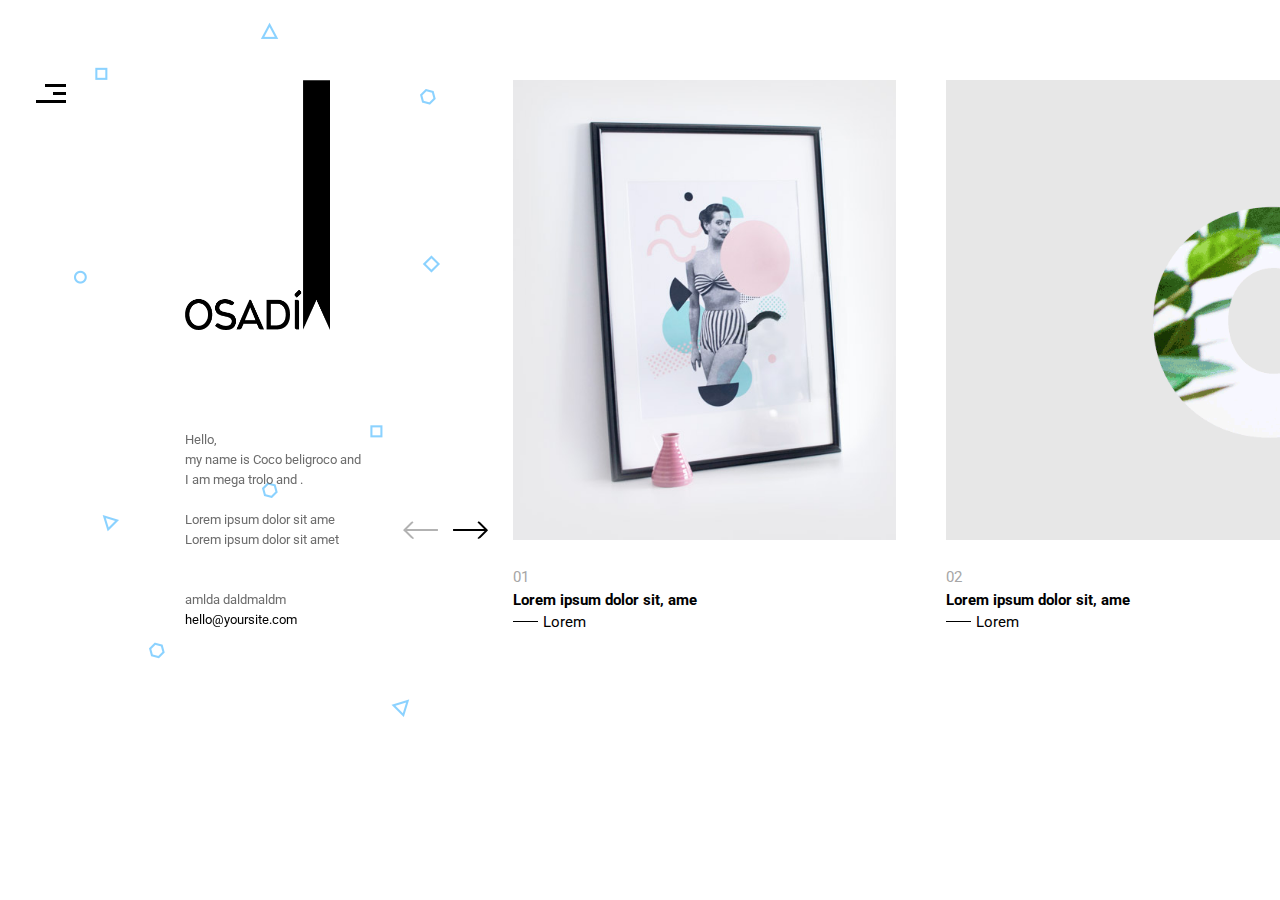
<file: index.html>
<!DOCTYPE HTML>
<html lang="en-US">

<head>
    <title>Osadia</title>
    <meta http-equiv="Content-Type" content="text/html; charset=UTF-8">
    <meta name="description" content="Template by Coco" />
    <meta name="keywords" content="HTML, CSS, JavaScript, PHP" />
    <meta name="author" content="Coco" />
    <meta name="viewport" content="width=device-width, initial-scale=1, maximum-scale=1">

    <link rel="shortcut icon" href="images/favicon.ico" />
    <link href='https://fonts.googleapis.com/css?family=Montserrat%7CRoboto:300,300i,400,700' rel='stylesheet'
        type='text/css'>
    <link rel="stylesheet" type="text/css" href='css/clear.css' />
    <link rel="stylesheet" type="text/css" href='css/common.css' />
    <link rel="stylesheet" type="text/css" href='css/font-awesome.min.css' />
    <link rel="stylesheet" type="text/css" href='css/flickity.min.css' />
    <link rel="stylesheet" type="text/css" href='css/sm-clean.css' />
    <link rel="stylesheet" type="text/css" href='style.css' />

    <!--[if lt IE 9]>
                <script src="js/html5.js"></script>            
                <script src="js/respond.min.js"></script>                   
        <![endif]-->

    <script async src="https://www.googletagmanager.com/gtag/js?id=UA-90924782-1"></script>
    <script>
        window.dataLayer = window.dataLayer || [];
        function gtag() { dataLayer.push(arguments); }
        gtag('js', new Date());
        gtag('config', 'UA-90924782-1', { 'anonymize_ip': true });
    </script>
</head>


<body class="home">

    <!-- Preloader Gif -->
    <div class="doc-loader"></div>

    <!-- Left Part Sidebar -->
    <div class="menu-left-part">
        <nav id="header-main-menu">
            <ul class="main-menu sm sm-clean">
                <li><a href="index.html">Home</a></li>
                <li><a href="single.html">Lorem</a></li>
                <li><a href="team.html">Lorem</a></li>
                <li><a href="blog.html">Lorem</a></li>
                <li><a href="single1.html">Lorem</a></li>
                <li><a href="single4.html">Lorem</a></li>
            </ul>
        </nav>
        <footer>
            <div class="footer-info">
                <p class="footer-social">
                    <a href="#"><span class="fa fa-facebook"></span></a>
                    <a href="#"><span class="fa fa-twitter"></span></a>
                    <a href="#"><span class="fa fa-behance"></span></a>
                </p>
                <p class="footer-text">© 2023 </p>
            </div>
        </footer>
    </div>

    <!-- Right Part Sidebar -->
    <div class="menu-right-part">
        <div class="toggle-holder">
            <div id="toggle">
                <div class="menu-line"></div>
            </div>
        </div>
    </div>


    <!-- Home Content -->
    <div id="content" class="site-content">

        <div class="content-left">
            <div class="content-left-holder">
                <div class="welcome-content">
                    <img class="welcome-image" src="images/background.png" alt="" />
                    <h1 class="site-logo">
                        <a href="index.html">
                            <img src="images/logo_2x.webp" alt="Ocularus">
                        </a>
                    </h1>
                    <div class="site-description">
                        Hello,<br>
                        my name is Coco beligroco and <br>
                        I am mega trolo and .
                        <br>
                        <br>
                        <p>
                            Lorem ipsum dolor sit ame<br>
                            Lorem ipsum dolor sit amet
                        </p>
                        <br>
                        <br>
                        <p>amlda daldmaldm</p>
                        <p>
                            <a href="mailto:hello@yoursite.com">hello@yoursite.com</a>
                        </p>
                    </div>
                </div>
            </div>
        </div>

        <div class="content-right">
            <div class="slider-wrapper">
                <div class="carousel-slider">
                    <div class="carousel">
                        <div class="carousel-cell">
                            <img src="images/img_01.jpg" alt="" />
                            <p class="post-num">01</p>
                            <h3 class="entry-title"><a href="single.html">Lorem ipsum dolor sit, ame</a></h3>
                            <p class="cat-links">Lorem</p>
                        </div>
                        <div class="carousel-cell">
                            <img src="images/animation.gif" alt="" />
                            <p class="post-num">02</p>
                            <h3 class="entry-title"><a href="single1.html">Lorem ipsum dolor sit, ame</a></h3>
                            <p class="cat-links">Lorem</p>
                        </div>
                        <div class="carousel-cell">
                            <img src="images/img_03.jpg" alt="" />
                            <p class="post-num">03</p>
                            <h3 class="entry-title"><a href="team.html">Lorem ipsum dolor sit, ame</a></h3>
                            <p class="cat-links">Lorem</p>
                        </div>
                        <div class="carousel-cell">
                            <img src="images/img_04.jpg" alt="" />
                            <p class="post-num">04</p>
                            <h3 class="entry-title"><a href="blog.html">Lorem ipsum dolor sit, ame</a></h3>
                            <p class="cat-links">Lorem</p>
                        </div>
                        <div class="carousel-cell">
                            <img src="images/img_05.jpg" alt="" />
                            <p class="post-num">05</p>
                            <h3 class="entry-title"><a href="single4.html">Lorem ipsum dolor sit, ame</a></h3>
                            <p class="cat-links">Lorem</p>
                        </div>
                    </div>
                </div>
            </div>
        </div>
        <div class="clear"></div>
    </div>

    <!--Load JavaScript-->
    <script type="text/javascript" src="js/jquery.js"></script>
    <script type='text/javascript' src='js/imagesloaded.pkgd.js'></script>
    <script type='text/javascript' src='js/isotope.pkgd.js'></script>
    <script type='text/javascript' src='js/jquery.smartmenus.min.js'></script>
    <script type='text/javascript' src='js/flickity.pkgd.min.js'></script>
    <script type='text/javascript' src='js/jquery.fitvids.js'></script>
    <script type='text/javascript' src='js/jquery.easing.1.3.js'></script>
    <script type='text/javascript' src='js/main.js'></script>
</body>

</html>
</file>
<file: css/clear.css>
html,
body,
div,
span,
object,
iframe,
h1,
h2,
h3,
h4,
h5,
h6,
p,
blockquote,
pre,
abbr,
address,
cite,
code,
del,
dfn,
em,
img,
ins,
kbd,
q,
samp,
small,
strong,
sub,
sup,
var,
b,
i,
ol,
ul,
li,
fieldset,
form,
label,
legend,
table,
caption,
tbody,
tfoot,
thead,
tr,
th,
td,
article,
aside,
canvas,
details,
figcaption,
figure,
footer,
header,
hgroup,
menu,
nav,
section,
summary,
time,
mark,
audio,
video {
  margin: 0;
  padding: 0;
  border: 0;
  outline: none;
  font-size: 100%;
  vertical-align: baseline;
  background: transparent;
}

body {
  line-height: 1;
}

article,
aside,
details,
figcaption,
figure,
footer,
header,
hgroup,
menu,
nav,
section {
  display: block;
}

nav ul,
ul,
ol {
  list-style: none;
}

blockquote,
q {
  quotes: none;
}

blockquote:before,
blockquote:after,
q:before,
q:after {
  content: "";
  content: none;
}

a {
  margin: 0;
  padding: 0;
  font-size: 100%;
  outline: none;
  vertical-align: baseline;
  background: transparent;
}

ins {
  background-color: #ff9;
  color: #000;
  text-decoration: none;
}

mark {
  background-color: #ff9;
  color: #000;
  font-style: italic;
  font-weight: bold;
}

del {
  text-decoration: line-through;
}

abbr[title],
dfn[title] {
  border-bottom: 1px dotted;
  cursor: help;
}

table {
  border-collapse: collapse;
  border-spacing: 0;
}

hr {
  display: block;
  height: 1px;
  border: 0;
  border-top: 1px solid #cccccc;
  margin: 1em 0;
  padding: 0;
}

input,
select {
  vertical-align: middle;
}

input:focus,
textarea:focus {
  outline: none;
}
</file>
<file: css/common.css>
.block {
  display: block;
}
.hidden {
  display: none;
}
.clear {
  clear: both;
}
.left {
  float: left;
}
.right {
  float: right;
}
.line-height {
  line-height: 0;
}
.clear-right {
  clear: right;
}
.clear-left {
  clear: left;
}
.center-relative {
  margin-left: auto;
  margin-right: auto;
}
.center-absolute {
  left: 50%;
}
.center-text {
  text-align: center !important;
}
.text-left {
  text-align: left;
}
.text-right {
  text-align: right;
}
.absolute {
  position: absolute;
}
.fixed {
  position: fixed;
}
.relative {
  position: relative;
}
.margin-0,
.margin-0 img {
  margin: 0 !important;
  line-height: 0;
}
.top-0 {
  margin-top: 0 !important;
}
.top-5 {
  margin-top: 5px !important;
}
.top-10 {
  margin-top: 10px;
}
.top-15 {
  margin-top: 15px;
}
.top-20 {
  margin-top: 20px;
}
.top-25 {
  margin-top: 25px;
}
.top-30 {
  margin-top: 30px;
}
.top-50 {
  margin-top: 50px;
}
.top-60 {
  margin-top: 60px;
}
.top-70 {
  margin-top: 70px;
}
.top-75 {
  margin-top: 75px;
}
.top-80 {
  margin-top: 80px;
}
.top-100 {
  margin-top: 100px;
}
.top-105 {
  margin-top: 105px;
}
.top-120 {
  margin-top: 120px;
}
.top-150 {
  margin-top: 150px;
}
.top-200 {
  margin-top: 200px;
}
.top-negative-30 {
  margin-top: -30px;
}
.left-35 {
  margin-left: 35px;
}
.right-35 {
  margin-right: 35px;
}
.bottom-0 {
  margin-bottom: 0 !important;
}
.bottom-10 {
  margin-bottom: 10px !important;
}
.bottom-20 {
  margin-bottom: 20px !important;
}
.bottom-25 {
  margin-bottom: 25px !important;
}
.bottom-30 {
  margin-bottom: 30px !important;
}
.bottom-50 {
  margin-bottom: 50px !important;
}
.bottom-100 {
  margin-bottom: 100px !important;
}
.bottom-150 {
  margin-bottom: 150px !important;
}
.bottom-200 {
  margin-bottom: 200px !important;
}
.width-25 {
  width: 25%;
}
.width-50 {
  width: 50%;
}
.width-75 {
  width: 75%;
}
.width-85 {
  width: 85%;
}
.width-100 {
  width: 100%;
}
.sticky {
  font-size: 100%;
}
blockquote {
  margin-top: 90px;
  margin-bottom: 50px;
  font-size: 25px;
  line-height: 35px;
  color: #96c1dc;
  font-weight: 300;
  font-style: italic;
  position: relative;
  z-index: 2;
}
blockquote.inline-blockquote {
  width: 250px;
  float: left;
  margin-right: 50px;
  margin-top: 70px;
}
blockquote p {
  position: relative;
  z-index: 2;
}
.wrap-blockquote {
  display: inline;
}
address {
  font-size: 32px;
  line-height: 50px;
  font-style: normal;
}
iframe {
  width: 100%;
}
a.button {
  display: inline-block;
  color: #f277ae;
  border: 1px solid #f277ae;
  text-align: center;
  padding-bottom: 15px;
  padding-top: 12px;
  padding-left: 50px;
  padding-right: 50px;
  cursor: pointer;
  margin-bottom: 25px;
  vertical-align: middle;
  text-decoration: none;
  border-radius: 50px;
  font-size: 22px;
  transition: all 0.2s linear;
}
a.button:active {
  position: relative;
  top: 1px;
}
a.button:hover {
  color: white;
  background-color: #f277ae;
}
h1,
h2,
h3,
h4,
h5,
h6 {
  padding: 20px 0;
  color: #000;
}
h1 {
  font-size: 38px;
  line-height: 38px;
}
h2 {
  font-size: 34px;
  line-height: 34px;
}
h3 {
  font-size: 32px;
  line-height: 32px;
}
h4 {
  font-size: 30px;
}
h5 {
  font-size: 28px;
}
h6 {
  font-size: 26px;
}
em {
  font-style: italic;
}
ol {
  list-style-type: decimal;
}
pre {
  word-wrap: break-word;
  white-space: pre-wrap;
}
table,
th,
td {
  border: 1px solid black;
  padding: 10px;
  vertical-align: middle;
}
sup {
  vertical-align: super;
  font-size: smaller;
}
sub {
  vertical-align: sub;
  font-size: smaller;
}
.single-content ol {
  display: block;
  list-style-type: decimal;
  margin: 0 0 14px 17px;
}
.single-content ul {
  display: block;
  list-style-type: disc;
  margin: 0 0 14px 17px;
}

/* COLUMNS */

.one,
.one_half,
.one_third,
.two_third,
.three_fourth,
.one_fourth {
  margin-right: 8%;
  float: left;
  position: relative;
  margin-bottom: 30px;
}
.last {
  margin-right: 0 !important;
  clear: right;
}
.one {
  float: none;
  display: block;
  clear: both;
  margin-right: 0;
}
.one_half {
  width: 46%;
}
.one_third {
  width: 28%;
}
.two_third {
  width: 64%;
}
.one_fourth {
  width: 19%;
}
.three_fourth {
  width: 73%;
}

/* MENU */

/* Mobile first layout SmartMenus Core CSS (it's not recommended editing these rules)
   You need this once per page no matter how many menu trees or different themes you use.
-------------------------------------------------------------------------------------------*/

.sm,
.sm ul,
.sm li {
  display: table;
  list-style: none;
  margin: 0;
  padding: 0;
  line-height: normal;
  direction: ltr;
  -webkit-tap-highlight-color: rgba(0, 0, 0, 0);
}
.sm-rtl,
.sm-rtl ul,
.sm-rtl li {
  direction: rtl;
  text-align: right;
}
.sm > li > h1,
.sm > li > h2,
.sm > li > h3,
.sm > li > h4,
.sm > li > h5,
.sm > li > h6 {
  margin: 0;
  padding: 0;
}
.sm ul {
  display: none;
}
.sm li,
.sm a {
  position: relative;
}
.sm a {
  display: block;
}
.sm a.disabled {
  cursor: not-allowed;
}
.sm:after {
  content: "\00a0";
  display: block;
  height: 0;
  font: 0px/0 serif;
  clear: both;
  visibility: hidden;
  overflow: hidden;
}
.sm,
.sm *,
.sm *:before,
.sm *:after {
  -moz-box-sizing: border-box;
  -webkit-box-sizing: border-box;
  box-sizing: border-box;
}

/* WP DEFAULT CLASSES */

.alignnone {
  margin: 5px 20px 20px 0;
}

.aligncenter,
div.aligncenter {
  display: block;
  margin: 5px auto 5px auto;
}

.alignright {
  float: right;
  margin: 5px 0 20px 20px;
}

.alignleft {
  float: left;
  margin: 5px 20px 20px 0;
}

.aligncenter {
  display: block;
  margin: 5px auto 5px auto;
}

a img.alignright {
  float: right;
  margin: 5px 0 20px 20px;
}

a img.alignnone {
  margin: 20px 0px;
}

a img.alignleft {
  float: left;
  margin: 5px 20px 20px 0;
}

a img.aligncenter {
  display: block;
  margin-left: auto;
  margin-right: auto;
}

.wp-caption {
  max-width: 100%;
}

.wp-caption.alignnone {
  margin: 20px 0px;
}

.wp-caption.alignleft {
  margin: 5px 20px 20px 0;
  text-align: left;
}

.wp-caption.alignright {
  margin: 5px 0 20px 20px;
  text-align: right;
}

.wp-caption img {
  width: auto;
  height: auto;
  max-width: 100%;
  max-height: 100%;
}

.wp-caption .wp-caption-text {
  font-size: 14px;
  line-height: 17px;
  margin: 0;
  padding: 0 4px 5px;
  font-style: italic;
  text-align: center;
}

.wp-caption .wp-caption-text a {
  font-weight: 700;
}

.gallery-caption {
  font-size: 100%;
}

.bypostauthor {
  font-size: 100%;
}

/* Text meant only for screen readers. */
.screen-reader-text {
  clip: rect(1px, 1px, 1px, 1px);
  position: absolute !important;
  height: 1px;
  width: 1px;
  overflow: hidden;
}

.screen-reader-text:focus {
  background-color: #f1f1f1;
  border-radius: 3px;
  box-shadow: 0 0 2px 2px rgba(0, 0, 0, 0.6);
  clip: auto !important;
  color: #21759b;
  display: block;
  font-size: 14px;
  font-size: 0.875rem;
  font-weight: bold;
  height: auto;
  left: 5px;
  line-height: normal;
  padding: 15px 23px 14px;
  text-decoration: none;
  top: 5px;
  width: auto;
  z-index: 100000; /* Above WP toolbar. */
}
</file>
<file: css/sm-clean.css>
.sm-clean {
  background: #eeeeee;
  -webkit-border-radius: 5px;
  -moz-border-radius: 5px;
  -ms-border-radius: 5px;
  -o-border-radius: 5px;
  border-radius: 5px;
}
.sm-clean a,
.sm-clean a:hover,
.sm-clean a:focus,
.sm-clean a:active {
  padding: 13px 20px;
  /* make room for the toggle button (sub indicator) */
  padding-right: 58px;
  font-size: 18px;
  font-weight: normal;
  line-height: 24px;
  text-decoration: none;
}
.sm-clean a.disabled {
  color: #bbbbbb;
}
.sm-clean a span.sub-arrow {
  position: absolute;
  top: 50%;
  margin-top: -17px;
  left: auto;
  right: -45px;
  width: 34px;
  height: 34px;
  overflow: hidden;
  font: bold 16px/34px monospace !important;
  text-align: center;
  text-shadow: none;
  -webkit-border-radius: 5px;
  -moz-border-radius: 5px;
  -ms-border-radius: 5px;
  -o-border-radius: 5px;
  border-radius: 5px;
}
.sm-clean a.highlighted span.sub-arrow:before {
  display: block;
  content: "-";
}
.sm-clean > li:first-child > a,
.sm-clean > li:first-child > :not(ul) a {
  -webkit-border-radius: 5px 5px 0 0;
  -moz-border-radius: 5px 5px 0 0;
  -ms-border-radius: 5px 5px 0 0;
  -o-border-radius: 5px 5px 0 0;
  border-radius: 5px 5px 0 0;
}
.sm-clean > li:last-child > a,
.sm-clean > li:last-child > *:not(ul) a,
.sm-clean > li:last-child > ul,
.sm-clean > li:last-child > ul > li:last-child > a,
.sm-clean > li:last-child > ul > li:last-child > *:not(ul) a,
.sm-clean > li:last-child > ul > li:last-child > ul,
.sm-clean > li:last-child > ul > li:last-child > ul > li:last-child > a,
.sm-clean
  > li:last-child
  > ul
  > li:last-child
  > ul
  > li:last-child
  > *:not(ul)
  a,
.sm-clean > li:last-child > ul > li:last-child > ul > li:last-child > ul,
.sm-clean
  > li:last-child
  > ul
  > li:last-child
  > ul
  > li:last-child
  > ul
  > li:last-child
  > a,
.sm-clean
  > li:last-child
  > ul
  > li:last-child
  > ul
  > li:last-child
  > ul
  > li:last-child
  > *:not(ul)
  a,
.sm-clean
  > li:last-child
  > ul
  > li:last-child
  > ul
  > li:last-child
  > ul
  > li:last-child
  > ul,
.sm-clean
  > li:last-child
  > ul
  > li:last-child
  > ul
  > li:last-child
  > ul
  > li:last-child
  > ul
  > li:last-child
  > a,
.sm-clean
  > li:last-child
  > ul
  > li:last-child
  > ul
  > li:last-child
  > ul
  > li:last-child
  > ul
  > li:last-child
  > *:not(ul)
  a,
.sm-clean
  > li:last-child
  > ul
  > li:last-child
  > ul
  > li:last-child
  > ul
  > li:last-child
  > ul
  > li:last-child
  > ul {
  -webkit-border-radius: 0 0 5px 5px;
  -moz-border-radius: 0 0 5px 5px;
  -ms-border-radius: 0 0 5px 5px;
  -o-border-radius: 0 0 5px 5px;
  border-radius: 0 0 5px 5px;
}
.sm-clean > li:last-child > a.highlighted,
.sm-clean > li:last-child > *:not(ul) a.highlighted,
.sm-clean > li:last-child > ul > li:last-child > a.highlighted,
.sm-clean > li:last-child > ul > li:last-child > *:not(ul) a.highlighted,
.sm-clean
  > li:last-child
  > ul
  > li:last-child
  > ul
  > li:last-child
  > a.highlighted,
.sm-clean
  > li:last-child
  > ul
  > li:last-child
  > ul
  > li:last-child
  > *:not(ul)
  a.highlighted,
.sm-clean
  > li:last-child
  > ul
  > li:last-child
  > ul
  > li:last-child
  > ul
  > li:last-child
  > a.highlighted,
.sm-clean
  > li:last-child
  > ul
  > li:last-child
  > ul
  > li:last-child
  > ul
  > li:last-child
  > *:not(ul)
  a.highlighted,
.sm-clean
  > li:last-child
  > ul
  > li:last-child
  > ul
  > li:last-child
  > ul
  > li:last-child
  > ul
  > li:last-child
  > a.highlighted,
.sm-clean
  > li:last-child
  > ul
  > li:last-child
  > ul
  > li:last-child
  > ul
  > li:last-child
  > ul
  > li:last-child
  > *:not(ul)
  a.highlighted {
  -webkit-border-radius: 0;
  -moz-border-radius: 0;
  -ms-border-radius: 0;
  -o-border-radius: 0;
  border-radius: 0;
}
.sm-clean > li:first-child {
  border-top: 0;
}
.sm-clean ul {
  padding-left: 35px;
}
.sm-clean ul a,
.sm-clean ul a:hover,
.sm-clean ul a:focus,
.sm-clean ul a:active {
  font-size: 16px;
}
.sm-clean ul ul ul a,
.sm-clean ul ul ul a:hover,
.sm-clean ul ul ul a:focus,
.sm-clean ul ul ul a:active {
  border-left: 24px solid transparent;
}
.sm-clean ul ul ul ul a,
.sm-clean ul ul ul ul a:hover,
.sm-clean ul ul ul ul a:focus,
.sm-clean ul ul ul ul a:active {
  border-left: 32px solid transparent;
}
.sm-clean ul ul ul ul ul a,
.sm-clean ul ul ul ul ul a:hover,
.sm-clean ul ul ul ul ul a:focus,
.sm-clean ul ul ul ul ul a:active {
  border-left: 40px solid transparent;
}

.main-menu ul {
  width: 12em; /* fixed width only please - you can use the "subMenusMinWidth"/"subMenusMaxWidth" script options to override this if you like */
}

.sm-clean a,
.sm-clean a:hover,
.sm-clean a:focus,
.sm-clean a:active {
  padding-right: 0;
  padding-left: 0;
}

a.has-submenu {
  display: inline-block;
}
</file>
<file: style.css>
/*------------------------------------------------------------------

1. Global CSS        	
2. Menu CSS
3. Home Page (index.html) CSS
4. About Page CSS
5. Blog Page CSS
6. Single Post (single.html) CSS
7. Portfolio Page CSS
8. Portfolio Single Post (single-portfolio.html) CSS       
9. Contact Page CSS
10. Footer CSS
11. Responsive CSS
-------------------------------------------------------------------*/


/* ===================================
    1. Global CSS
====================================== */

body
{
    font-family: 'Roboto', sans-serif;
    font-size: 15px; 	
    line-height: 25px;
    font-weight: 400;	    
    color: #6c6c6c;
    background-color: #fff;
    overflow-x: hidden;
}

body a
{
    text-decoration: none;
    color: #000000;    
    transition: color .2s linear, background-color .2s linear, border-color .2s linear;
}

body a:hover
{
    color: #acacac;
}

body img
{
    max-width: 100%;
    max-height: 100%;
    width: auto;
    height: auto;
    display: block;
}

::-moz-selection 
{ 
    background-color: #fef271; 
}

::selection 
{ 
    background-color: #fef271; 
}

.doc-loader 
{
    position: fixed;
    left: 0px;
    top: 0px;
    width: 100%;
    height: 100%;
    z-index: 99999;	
    background-color: #fff;
}

.site-content
{
    width: calc(100% - 100px);
    margin-top: 160px;
    margin-left: 100px;
    padding-bottom: 100px;
    position: relative;
    transition: margin .3s .4s cubic-bezier(0.22, 0.61, 0.36, 1);
}

.open .site-content 
{
    margin-left: 650px;
}

.done .site-content 
{
    transition-delay: 0s !important;
}

.content-left
{
    float: left;
    width: 30%;
    position: relative;
}

.content-left-holder
{
    position: fixed;    
}

.content-right
{
    float: right;
    width: 70%;    
    position: relative;
}

.content-right-holder
{
    width: 700px;    
    max-width: 95%;
}

.welcome-content
{
    width: 200px;   
    padding-left: 85px;
    position: relative;
}

.welcome-image
{
    position: absolute;
    top: -120px;
    left: -30px;
    z-index: -1;
    max-width: none;
    max-height: none;
    transition: all 0s ease;
}

.site-logo
{
    padding: 0;
}

.site-logo img
{
    width: 145px;
    height: 250px;
    margin-bottom: 100px;    
}

.site-description
{
    font-size: 13px;
    line-height: 20px;
}

.page h1.entry-title
{    
    font-family: 'Montserrat', sans-serif, Arial;
    font-size: 24px;
    line-height: 38px;
    padding: 0;
}


/* ===================================
    2. Menu CSS
====================================== */

#header-main-menu
{
    font-family: 'Montserrat', sans-serif, Arial;
    padding-left: 50px;
    padding-top: 150px;    
}

.main-menu.sm-clean
{
    background-color: transparent;
    display: inline-block;
}

.sm-clean a
{
    position: relative;
}

.sm-clean a, .sm-clean a:hover, .sm-clean a:focus, .sm-clean a:active      
{    
    color: #ffffff;
    padding: 5px 0;
    font-size: 30px;
    line-height: 40px;
    font-weight: 700;
}

.sm-clean a:after {
    content: '';
    display: block;
    width: 0;
    height: 6px;
    background-color: #8bd2ff;
    transition: width .3s;
    position: absolute;
    left: 0;
    bottom: 12px;
    z-index: -1;
}

.main-menu.sm-clean .sub-menu li a:after
{
    height: 3px;
    bottom: 20px;
}

.sm-clean a.current:after, .sm-clean a:hover:after, .sm-clean a:focus:after, .sm-clean a:active:after, 
.sm-clean a.highlighted:after, .sm-clean ul a:hover:after, .sm-clean ul a:focus:after, 
.sm-clean ul a:active:after, .sm-clean ul a.highlighted:after
{
    width: 100%;
}

.sm-clean a span.sub-arrow
{
    color: #8bd2ff;
}

.main-menu.sm-clean .sub-menu li a
{
    color: #848484;
    text-transform: uppercase;
    font-size: 14px;
}

.menu-left-part
{
    width: 450px;
    position: fixed;
    background-color: #000;
    height: 100%;
    overflow-y: auto;
    overflow-x: hidden;
    z-index: 998;
    top: 0;
    left: -550px;
    transition: .3s .4s left cubic-bezier(0.22, 0.61, 0.36, 1);
    padding-left: 100px;
    background-image: url(images/background_02.png);
    background-repeat: no-repeat;
    background-position: top center;
}

.menu-left-part.open
{
    left: 0;          
}

.menu-left-part.done
{
    transition-delay: 0s !important;
}

.menu-right-part
{
    position: fixed;
    width: 100px;
    left: 0px;
    top: 0;
    z-index: 999;
    transition: 0.2s left cubic-bezier(0.22, 0.61, 0.36, 1), 0s 0.2s background linear;
}

.menu-right-part.open
{             
    left: -100px; 
}

.menu-right-part.open a
{
    color: black;
}

.menu-right-part.open.done
{             
    left: 0; 
}

.menu-right-part.done
{
    left: -100px;
}

.logo-holder
{
    line-height: 0;
    font-size: 0;
}

.logo-holder img
{
    max-width: 100%;
    max-height: 100%;
    width: 100%;
    height: auto;
}

#toggle
{
    height: 60px;
    padding: 20px 0;
    position: relative;
    margin-top: 122px;
    transition: margin-top .3s .4s ease;
}

#toggle:hover
{
    cursor: pointer;
}

#toggle:before, #toggle:after
{
    content: '';
    height: 3px;
    width: 30px;
    background: #000000;
    left: 36px;
    position: absolute;
    -webkit-transform-origin: 50% 50%;
    transform-origin: 50% 50%;
    -webkit-transition: -webkit-transform 0.25s;
    -webkit-transition: all 0.25s;
    transition: all 0.25s;
    top: 48px;
}

#toggle:before
{
    -webkit-transform: translate3d(0, -8px, 0);
    transform: translate3d(0, -8px, 0px);
    width: 21px;
    margin-left: 9px;
}

#toggle:hover:before
{
    margin-left: 0;
}

#toggle.on:before
{
    -webkit-transform: rotate3d(0, 0, 1, 45deg) translate3d(0, 0, 0);
    transform: rotate3d(0, 0, 1, 45deg) translate3d(0, 0, 0);   
    background-color: #fff;
    margin-left: 0;
    width: 26px;
}

#toggle.on:after
{
    -webkit-transform: rotate3d(0, 0, 1, -45deg);
    transform: rotate3d(0, 0, 1, -45deg);
    background-color: #fff;
    width: 26px;
}

#toggle:after
{
    -webkit-transform: translate3d(0, 8px, 0);
    transform: translate3d(0, 8px, 0);
}

#toggle .menu-line
{
    width: 13px;
    height: 3px;
    background: #000000;
    left: 36px;
    position: absolute;
    -webkit-transition: all 0.25s;
    transition: all 0.25s;
    top: 48px;
    margin-left: 17px;
}

#toggle:hover .menu-line
{
    margin-left: 0;
}

#toggle.on .menu-line
{
    opacity: 0;
}



/* ===================================
    3. Home Page (index.html) CSS
====================================== */

.carousel-cell 
{
    margin-right: 50px;
}

.carousel-cell .post-num 
{
    color: #a6a6a6;
    padding-top: 25px;
}

.carousel-cell h3.entry-title 
{
    font-family: 'Roboto', sans-serif;
    font-size: 15px;
    line-height: 20px;
    padding: 0;
    font-weight: 700;    
}

.carousel-cell .cat-links 
{
    color: #000000;
}

.carousel-cell .cat-links:before 
{
    content: "";
    display: inline-block;
    width: 25px;
    height: 1px;
    background-color: #000;
    vertical-align: 5px;
    margin-right: 5px;
}

.flickity-prev-next-button.next
{
    background-image: url('images/arrow_right@2x.png');
    background-size: 35px 20px;
    width: 35px;
    height: 20px;
    transition: transform .3s ease;
}

.flickity-prev-next-button.previous
{
    background-image: url('images/arrow_left@2x.png');
    background-size: 35px 20px;
    width: 35px;
    height: 20px;
    transition: transform .3s ease;
}

.flickity-prev-next-button.next:hover 
{
    transform: translateX(10px);
}

.flickity-prev-next-button.previous:hover 
{
    transform: translateX(-10px);
}

.carousel-slider img
{    
    max-width: none;
    max-height: none;
}

.flickity-prev-next-button.next
{
    right: auto;
    left: -60px;
    z-index: 2;
    bottom: 95px;
    top: auto;
}

.flickity-prev-next-button.previous
{
    right: auto;
    left: -110px;
    z-index: 2;
    bottom: 95px;
    top: auto;
}

.flickity-prev-next-button
{
    background-color: transparent !important;
}

.flickity-prev-next-button:focus 
{
    outline: none;
    box-shadow: none;
}

.flickity-prev-next-button svg
{
    display: none !important;
}

/* ===================================
    4. About Page CSS
====================================== */

.header-page-content
{
    padding-bottom: 50px;
}

h3.about-name
{
    font-family: 'Montserrat', sans-serif, Arial;
    font-size: 24px;
    line-height: 38px;
    padding: 0;
}

.about-position
{
    letter-spacing: 4px;
}

.progress_bar 
{
    margin-bottom: 15px;
}

.progress_bar_field_holder 
{
    height: 4px;
    position: relative;
    width: 100%;
    vertical-align: middle;
    overflow: hidden;
    background-color: #d5d5d5;
    max-width: 500px;
}

.progress_bar_title
{
    font-family: "Montserrat", sans-serif;
    font-weight: 700;
    font-size: 12px;
    line-height: 22px;
    color: #000;
}

.progress_bar_field_perecent 
{
    height: 100%;
    position: absolute;
    top: 0;
    left: 0;
    background-color: #000;
}

ul.services-list li:after       
{   
    content: "";
    display: block;
    clear: both;
    margin-bottom: 60px;
}

.services-wrapper
{
    float: left;
    width: 46%;
    text-align: right;
}

.service-info
{
    display: inline-block;
    vertical-align: top;
    width: 140px;
}

.service-title
{
    display: block;
    font-size: 11px;
    line-height: 17px;    
    color: #000;
    padding-bottom: 10px;
}

.services-content
{
    font-size: 14px;
    line-height: 28px;    
    float: right;
    width: 46%;
}

.services-role
{
    color: #000;
    font-size: 34px;
    line-height: 34px;    
    font-weight: 700;
}

.services-line
{
    width: 40px;
    border-top: 5px solid #000;
    margin-right: 0;
    margin-left: auto;
}


/* ===================================
    5. Blog Page CSS
====================================== */

.blog-item-holder 
{
    padding-bottom: 100px;
}

.blog-item-holder:last-child
{
    padding-bottom: 0;
}

.blog-item-holder h2.entry-title 
{
    font-family: 'Montserrat', sans-serif, Arial;
    font-size: 32px;
    line-height: 38px;
    font-weight: 700;
}

.blog-item-holder .item-text
{        
    position: relative;
    margin-top: -135px;
}

.blog-item-holder .item-info 
{
    background-color: #fff;
    padding: 15px 0 10px 35px;
    width: 285px;
}

.item-info:after 
{
    content: "";
    clear: both;
    display: block;
}

.blog-item-holder .item-info-left 
{
    width: 50%;
    float: left;
}

.blog-item-holder .item-info-right 
{
    width: 50%;
    float: right;
}

.blog-item-holder .item-info-left ul:first-of-type, .blog-item-holder .item-info-right ul:first-of-type
{
    padding-bottom: 20px;
}

.item-info-title 
{
    color: #000;
    font-weight: 700;
    margin-bottom: -5px;
}

.read-more
{
    position: relative;
    display: inline-block;
    font-weight: 700;
    padding-top: 20px;
}

a.read-more:after 
{
    content: '';
    display: block;
    width: 0;
    height: 4px;
    background-color: #8bd2ff;
    transition: width .3s;
    position: absolute;
    left: 0;
    bottom: 6px;
    z-index: -1;
}

a.read-more:hover 
{
    color: #000;
}

a.read-more:hover:after 
{
    width: 100%;
}


/* ===================================
    6. Single Post (single.html) CSS
====================================== */

.single .entry-holder 
{
    float: right;
    width: calc(100% - 200px);
}

.single-post h1.entry-title
{
    font-family: 'Montserrat', sans-serif, Arial;
    margin-bottom: 30px;
    -ms-word-wrap: break-word;
    word-wrap: break-word;
    font-size: 32px;
    line-height: 38px;
}

.post-info
{
    float: left;
    width: 100px;
    padding-right: 100px;
}

.post-info .post-num
{
    font-size: 80px;
    line-height: 100%;
    margin-top: 20px;
    color: #000;
}

.post-info .post-num span 
{
    letter-spacing: -25px;
}

.post-info .post-num .separator
{
    color: #dbdbdb;
    vertical-align: -20px;
    font-size: 50px;
}

.post-info .post-num .total-posts 
{
    color: #dbdbdb;
    vertical-align: -40px;
    margin-left: 0px;
    font-size: 50px;
}

.single-post .item-info-text
{
    padding-bottom: 25px;
}



/* ===================================
    7. Portfolio Page CSS
====================================== */

.category-filter 
{
    position: absolute;
    right: 15px;
    top: -20px;
    z-index: 5;
    width: 25px;
    height: 15px;
    cursor: pointer;
}

.category-filter-icon 
{
    width: 20px;
    height: 3px;
    background-color: #000;
    float: right;
    transition: width .3s ease;
}

.category-filter:hover .category-filter-icon
{
    width: 24px;
}

.category-filter-icon:after 
{
    content: "";
    display: block;
    width: 10px;
    height: 3px;
    background-color: #000;
    transform: translate(-5px,8px);
    transition: transform .3s ease;
}

.category-filter:hover .category-filter-icon:after
{
    transform: translate(4px,8px);
}

.category-filter-icon:before 
{
    content: "";
    display: block;
    width: 10px;
    height: 3px;
    background-color: #000;
    transform: translate(10px,11px);
    transition: transform .3s ease;
}

.category-filter:hover .category-filter-icon:before
{
    transform: translate(14px,11px);
}

.category-filter-list 
{
    background-color: #000;
    padding: 24px 20px;
    width: 110px;
    display: none;
    position: absolute;
    right: 15px;
    top: 15px;
    font-size: 13px;
    line-height: 22px;
    color: #fff;
    z-index: 99;
    cursor: pointer;
}

.category-filter-list .button.is-checked
{
    color: #8bd2ff;
}

.isotope.no-transition,
.isotope.no-transition .isotope-item,
.isotope .isotope-item.no-transition 
{
    -webkit-transition-duration: 0s;
    -moz-transition-duration: 0s;
    -ms-transition-duration: 0s;
    -o-transition-duration: 0s;
    transition-duration: 0s;
}

.portfolio-wrapper 
{
    width: 1200px;
    max-width: 100%;
    margin: 0 auto;
    position: relative;
}

.grid 
{
    width: 1200px;
    max-width: 100%;
    margin: 0 auto;    
    position: relative;
    display: block;
    overflow: hidden;
}

.grid-item 
{
    float: left;
    font-size: 0;
    line-height: 0;
    box-sizing:border-box;
    -moz-box-sizing:border-box;
    -webkit-box-sizing:border-box;
    border: 15px solid white;
    overflow: hidden;
}

.grid-item img 
{
    display: block;
    width: 100%;
    height: auto;
    max-height: none;
    max-width: none;
    border-radius: 2px;
    transition: transform .3s ease;
}

.grid-item a:first-of-type:hover img
{
    transform: translateY(20px);
}

.grid-sizer, .grid-item 
{    
    width: 33.333%;
    width: calc(100%/3);
}

.grid-item.p_two_third
{ 
    width: 66.666%;
    width: calc(100%/3*2);
}

.grid-item.p_one
{
    width: 100%;
}

.portfolio-text-holder
{
    position: absolute;
    left: 0;
    bottom: 0;
    z-index: 1;
    font-size: 20px;
    background-color: white;    
    padding: 20px;
    transform: translateY(100%);
    transition: transform .3s ease;
}

.grid-item a:first-of-type:hover .portfolio-text-holder 
{
    transform: translateY(0);
}

.portfolio-text
{
    font-size: 15px;
    line-height: 20px;
    font-weight: 700;
}
.grid-item a:hover
{
    color: #000;
}

.portfolio-cat
{
    line-height: 25px;
    font-size: 12px;
    color: #000;
}

.portfolio-cat:before 
{
    content: "";
    display: inline-block;
    width: 25px;
    height: 1px;
    background-color: #000;
    vertical-align: 4px;
    margin-right: 5px;
}


/* ===================================
    8. Portfolio Single Post (single-portfolio.html) CSS
====================================== */

.single-portfolio h1.entry-title 
{
    font-size: 24px;
    line-height: 38px;
    padding-top: 0;
}

.single-nav 
{
    padding-bottom: 60px;
    padding-top: 10px;
}

.single .nav-previous 
{
    float: left;
}

.single .nav-previous a img
{
    transition: transform .3s ease;
    width: 35px;
    height: 20px;
}

.single .nav-previous a img:hover
{
    transform: translate(-10px);
}

.single .nav-next 
{
    float: left;
    margin-left: 30px;
}

.single .nav-next a img
{
    transition: transform .3s ease;
    width: 35px;
    height: 20px;
}

.single .nav-next a img:hover
{
    transform: translate(10px);
}

.single-portfolio .item-info-text 
{
    padding-bottom: 25px;
}

.single-portfolio .single-nav.mob
{
    display: none;
    text-align: center;
}



/* ===================================
    9. Contact Page CSS
====================================== */

.contact-form
{
    max-width: 500px;
    margin: 0 auto;
}

.contact-form input[type=text], .contact-form input[type=email], .contact-form textarea
{
    border: 0;
    border-bottom: 2px solid;
    padding-top: 13px;
    padding-bottom: 13px;
    margin: 20px 0;
    height: 28px;
    font-size: 15px;
    font-family: 'Roboto', sans-serif;
    width: 100%;
    line-height: 25px;
}

.contact-form input[name="your-name"]
{
    margin-top: 0;
    padding-top: 0;
}

.contact-form textarea
{
    height: 150px;
}

.contact-form input[type=submit]
{	
    display: inline-block;
    border: 2px solid;
    text-align: center;
    padding: 20px 0px;
    cursor: pointer;
    margin-bottom: 25px;
    vertical-align: middle;
    text-decoration: none;
    background: transparent;
    font-family: 'Roboto', sans-serif;
    font-weight: 700;
    width: 100%;
    font-size: 15px;
    transition: color .2s ease, background-color .2s ease, border-color .2s ease;
}
.contact-form input[type=submit]:hover
{
    color: #0697ae;
}

.contact-form input[type=text]::-webkit-input-placeholder, .contact-form input[type=email]::-webkit-input-placeholder, .contact-form textarea::-webkit-input-placeholder
{
    font-family: 'Roboto', sans-serif;
    color: #404040;
    font-weight: 400;
    font-size: 15px;
    line-height: 25px;    
}
.contact-form input[type=text]::-moz-placeholder, .contact-form input[type=email]::-moz-placeholder, .contact-form textarea::-moz-placeholder
{
    font-family: 'Roboto', sans-serif;
    color: #404040;
    font-weight: 400;
    font-size: 15px;
    line-height: 25px;
    opacity: 1;    
}
.contact-form input[type=text]:-ms-input-placeholder, .contact-form input[type=email]:-ms-input-placeholder, .contact-form textarea:-ms-input-placeholder
{
    font-family: 'Roboto', sans-serif;
    color: #404040;
    font-weight: 400;
    font-size: 15px;
    line-height: 25px;    
}
.contact-form input[type=text]:-moz-placeholder, .contact-form input[type=email]:-moz-placeholder, .contact-form textarea:-moz-placeholder
{
    font-family: 'Roboto', sans-serif;
    color: #404040;
    font-weight: 400;
    font-size: 15px;
    line-height: 25px;
    opacity: 1;    
}



/* ===================================
    10. Footer CSS
====================================== */

.footer-info
{
    margin-top: 100px;
    padding-left: 50px;
    padding-right: 30px;
    color: #494949;
    font-size: 12px;
    line-height: 25px;
}

.footer-info a
{
    color: #494949;
}

.footer-social a 
{
    font-size: 19px;
    color: #fff;
    margin-left: 84px;
}

.footer-social a:first-child 
{
    margin-left: 0;
}

.footer-text 
{
    margin-top: 10px;
}


/* ===================================
    11. Responsive CSS
====================================== */

@media screen and (max-width: 1440px) {

    #toggle
    {
        margin-top: 44px;
    }

    .site-content
    {
        margin-top: 80px;
    }

    .home .site-content
    {
        padding-bottom: 0;
    }

    .content-right
    {
        width: 65%;
    }        
}

@media screen and (max-width: 1366px) {

    .carousel-cell img
    {
        max-height: 460px;
    }
}

@media screen and (max-width: 1024px)
{    
    .site-content
    {     
        padding-bottom: 50px;
        margin-left: 0;
        width: 100%;
    }

    .site-content
    {
        padding-bottom: 50px !important;
    }

    .menu-right-part
    {
        position: absolute;
    }

    .menu-right-part.open 
    {    
        position: fixed;
    }

    .content-left
    {
        float: none;
        text-align: center;
        width: 100%;
    }

    .content-left-holder
    {
        position: relative;
    }

    .content-right 
    {        
        width: 95%;
        float: none;
        margin: 0 auto;        
    }

    .content-right-holder
    {            
        margin: 0 auto;
        max-width: 100%;
    }

    .welcome-content
    {
        width: 100%;
        padding: 0;
    }

    .welcome-image
    {
        display: none;
    }

    .site-logo
    {
        display: inline-block;
    }

    .site-description
    {
        display: inline-block;
        vertical-align: top;
        padding-top: 40px;
        text-align: left;
        padding-left: 80px;
        max-width: 200px;
    }   

    .flickity-prev-next-button.next
    {
        right: 20px;
        left: auto;    
        top: -40px;
    }

    .flickity-prev-next-button.previous
    {
        right: 75px;
        left: auto;     
        top: -40px;
    }

    .progress_bar_field_holder
    {
        max-width: 100%;
    }
}

@media screen and (max-width: 640px)
{    

    body.done
    {
        overflow: hidden;
    }

    #toggle 
    {
        margin-top: 5px;
    }

    .site-content
    {
        margin-top: 45px;
    }

    .open .site-content
    {
        margin-left: 0;
    }

    #header-main-menu
    {
        padding-left: 0;
        padding-top: 85px;
    }   

    .carousel-cell
    {
        margin-right: 25px;
    }    

    .footer-info
    {
        padding-left: 0;
    }

    .menu-right-part
    {
        margin-left: -25px;
    }

    menu-right-part.open.done 
    {
        left: -25px;
    }

    .menu-left-part
    {
        width: 100%;
        left: -120%;
        left: calc(-100% - 100px);
    }

    .site-logo 
    {
        display: block;
    }

    .site-logo img
    {
        margin: 0 auto;
    }

    .site-description
    {
        display: block;
        padding-bottom: 45px;
        padding-left: 0;
        text-align: center;
        margin: 0 auto;
    }

    .home .site-description
    {
        padding-bottom: 100px;
    }

    .carousel-cell img
    {
        max-height: 215px;
    }

    .one_half, .one_third, .one_fourth, .two_third, .three_fourth
    {
        width: 100%;
        float: none;
        margin-right: 0;
        margin-left: 0;
        text-align: center;
    }

    .member-wrapper .text-right
    {
        text-align: center;
    }

    .services-wrapper 
    {
        float: none;
        width: 100%;
        text-align: center;
        display: block;
    }

    .services-content
    {
        float: none;
        display: block;
        width: 100%;
        text-align: center;
    }

    .services-line
    {
        margin-right: auto;    
        padding-bottom: 25px;
    }

    .category-filter-list 
    {
        line-height: 30px;
    }

    .grid-sizer, .grid-item, .grid-item.p_two_third
    {
        width: 50%;
    }

    .blog-item-holder 
    {
        padding-bottom: 65px;
    }

    .blog-item-holder .item-text
    {
        margin-top: 0;
    }    

    .blog-item-holder .item-info 
    {    
        padding: 25px 0 20px 0;
        width: 100%;
        font-size: 12px;
        line-height: 18px;
    }

    .blog-item-holder .item-info-left ul:first-of-type, .blog-item-holder .item-info-right ul:first-of-type
    {
        padding-bottom: 10px;
    }

    .blog-item-holder h2.entry-title 
    {    
        font-size: 26px;
        line-height: 32px;    
        padding-top: 0;
    }

    .header-page-content
    {
        padding-bottom: 20px;
    }

    .single-post .post-info 
    {
        text-align: center;
        float: none;
        width: 100%;
        padding-right: 0;
        font-size: 12px;
        line-height: 18px;
    }

    .post-info .post-num
    {        
        font-size: 40px;
        margin-top: 0;
        margin-bottom: 20px;
    }

    .post-info .post-num span 
    {
        letter-spacing: -15px;
    }

    .post-info .post-num .separator
    {   
        font-size: 35px;
        vertical-align: -10px;    
    }

    .post-info .post-num .total-posts
    {
        font-size: 35px;
        vertical-align: -30px;
    }

    .single-post .item-info-left 
    {
        display: inline-block;
        padding-right: 35px;
    }

    .single-post .item-info-right 
    {
        display: inline-block;
    }

    .single-post .item-info-text
    {
        padding-bottom: 10px;
    }

    .single-nav 
    {
        padding-bottom: 35px;
        padding-top: 40px;
    }

    .single .nav-previous, .single .nav-next 
    {
        display: inline-block;
        float: none;
    }

    .single .entry-holder 
    {
        text-align: center;
        float: none;
        width: 100%;
    }

    .single .entry-content
    {
        text-align: justify;
    }

    blockquote.inline-blockquote 
    {
        width: 100%;
        float: none;
        margin-right: 0;
        margin-top: 30px;
        font-size: 19px;
        line-height: 24px;
        margin-bottom: 30px;
    }

    .single-portfolio .post-info
    {
        float: none;
        width: 100%;
        padding-right: 0;
    }

    .single-portfolio .single-nav
    {
        display: none;
    }

    .single-portfolio .single-nav.mob
    {
        display: block;
    }

    .single-portfolio .item-info 
    {
        text-align: center;
    }

    .single-portfolio .item-info ul 
    {
        display: inline-block;
        margin-right: 40px;
    }

    .single-portfolio .item-info ul:last-of-type
    {
        margin-right: 0;
    }

    .footer-social a 
    {    
        margin-left: 40px;
    }    

}

@media screen and (max-width: 630px)
{    
    .grid-sizer, .grid-item, .grid-item.p_two_third
    {
        width: 100%;
    }
}
</file>
